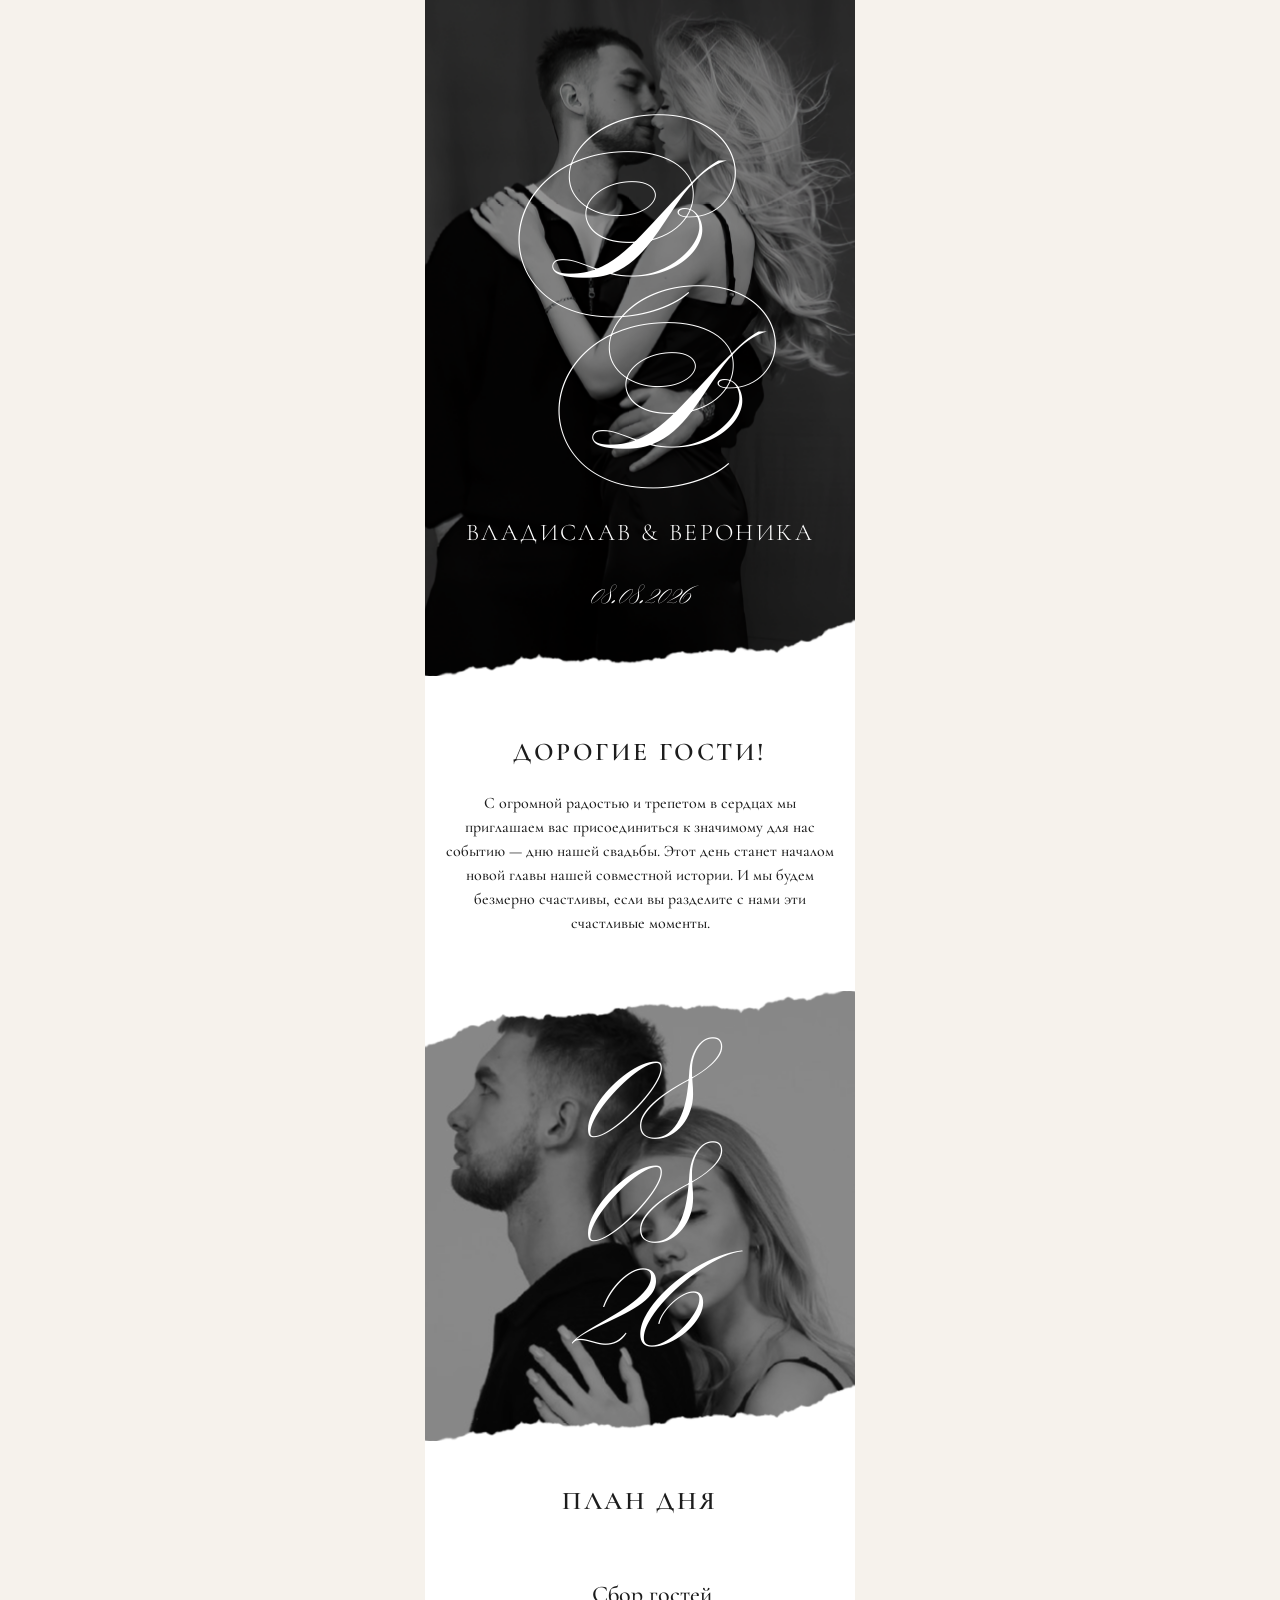
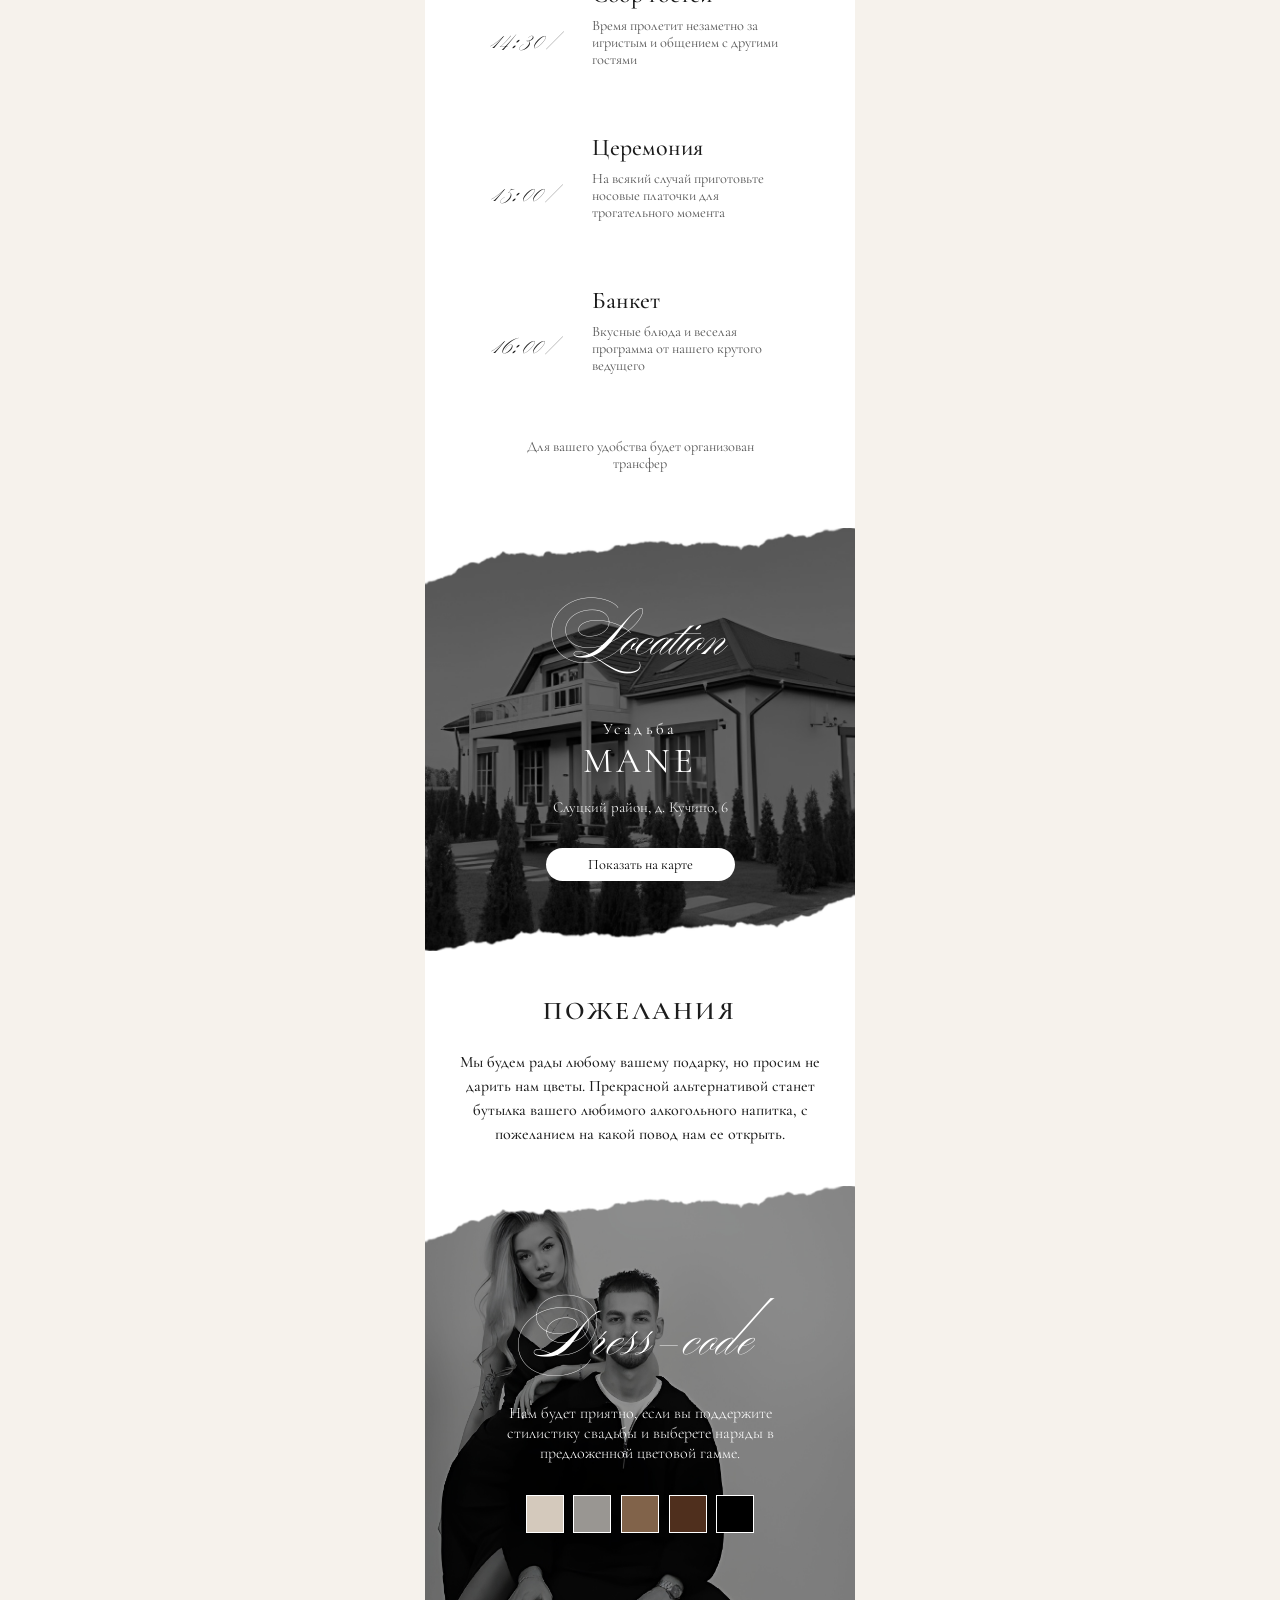
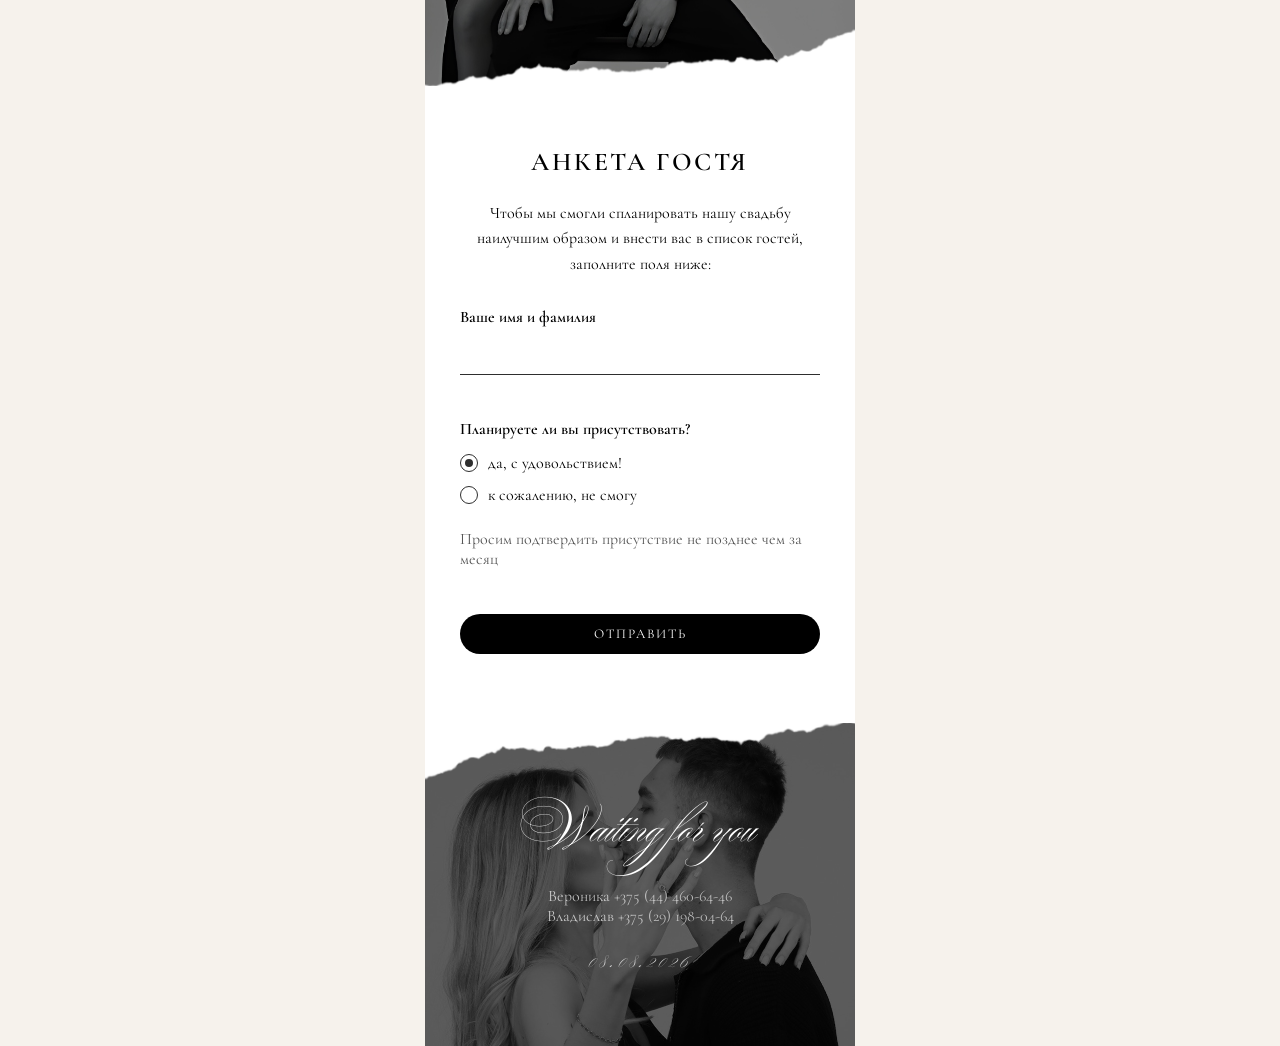
<file: index.html>
<!DOCTYPE html>
<html lang="ru">

<head>
  <meta charset="UTF-8" />
  <meta name="viewport" content="width=device-width, initial-scale=1.0, viewport-fit=cover" />
  <title>Владислав & Вероника — 08.08.2026</title>

  <link rel="preconnect" href="https://fonts.googleapis.com">
  <link rel="preconnect" href="https://fonts.gstatic.com" crossorigin>
  <link
    href="https://fonts.googleapis.com/css2?family=Ballet:opsz@16..72&family=Cormorant+Garamond:ital,wght@0,300..700;1,300..700&family=Engagement&family=Imperial+Script&family=Love+Light&display=swap"
    rel="stylesheet">
  <link rel="stylesheet" href="./CSS/style.css">
</head>

<body>

  <div class="wedding">

    <!-- HERO -->
    <section class="hero parallax">
      <div class="parallax__bg hero__bg"></div>
      <div class="overlay-dark"></div>

      <div class="hero__content">
        <h1 class="hero__symbol">
          <p>
            B
          </p>
          <p class="hero__symbol-second">B</p>
        </h1>
        <h2 class="hero__names">Владислав & Вероника</h2>
        <p class="hero__date">08.08.2026</p>
      </div>
    </section>

    <div class="paper-tear-container">
      <img src="images/paper-texture.png" alt="Разрыв бумаги" class="paper-tear-image">
    </div>

    <!-- ДОРОГИЕ ГОСТИ -->
    <section class="section dear section--light section--center">
      <h2 class="heading">ДОРОГИЕ ГОСТИ!</h2>
      <p class="text">
        С огромной радостью и трепетом в сердцах мы приглашаем вас
        присоединиться к значимому для нас событию — дню нашей свадьбы.
        Этот день станет началом новой главы нашей совместной истории.
        И мы будем безмерно счастливы, если вы разделите с нами
        эти счастливые моменты.
      </p>
    </section>

    <div class="paper-tear-container1">
      <img src="images/paper-texture.png" alt="Разрыв бумаги" class="paper-tear-image1">
    </div>

    <!-- ФОТО С ДАТОЙ -->
    <section class="photo-date parallax">
      <div class="parallax__bg photo-date__bg"></div>
      <div class="overlay-dark"></div>

      <div class="photo-date__date">
        08<br>08<br>26
      </div>
    </section>

    <div class="paper-tear-container">
      <img src="images/paper-texture.png" alt="Разрыв бумаги" class="paper-tear-image">
    </div>


    <section class="section section--cream">
      <h2 class="heading heading_time">ПЛАН ДНЯ</h2>

      <ul class="timeline">
        <li>
          <span class="time">14:30 <span class="palka">/</span> </span>
          <div class="event">
            <h3>Сбор гостей</h3>
            <p>Время пролетит незаметно за игристым и общением с другими гостями</p>
          </div>
        </li>

        <li>
          <span class="time">15:00 <span class="palka">/</span></span>
          <div class="event">
            <h3>Церемония</h3>
            <p>На всякий случай приготовьте носовые платочки для трогательного момента</p>
          </div>
        </li>

        <li>
          <span class="time">16:00 <span class="palka">/</span></span>
          <div class="event">
            <h3>Банкет</h3>
            <p>Вкусные блюда и веселая программа от нашего крутого ведущего</p>
          </div>
        </li>

          <li>
          <div class="event">
            <p class="transfer">Для вашего удобства будет организован трансфер</p>
          </div>
        </li>
      </ul>
    </section>

    <div class="paper-tear-container1">
      <img src="images/paper-texture.png" alt="Разрыв бумаги" class="paper-tear-image1">
    </div>

    <section class="location">
      <div class="location__bg"></div>
      <div class="location__overlay"></div>

      <div class="location__content">
        <h2 class="location__title">Location</h2>

        <p class="location__subtitle">Усадьба</p>
        <p class="location__name">Mane</p>

        <p class="location__address">
          Слуцкий район, д. Кучино, 6
        </p>

        <a href="https://maps.app.goo.gl/swK7j8YhxQPPjLhW7" class="location__btn">Показать на карте</a>
      </div>
    </section>

    <div class="paper-tear-container">
      <img src="images/paper-texture.png" alt="Разрыв бумаги" class="paper-tear-image">
    </div>


    <section class="section section--cream section--center">
      <h2 class="heading">ПОЖЕЛАНИЯ</h2>

      <p class="text">Мы будем рады любому вашему подарку, но просим не дарить нам цветы. Прекрасной альтернативой
        станет бутылка вашего любимого алкогольного напитка, с пожеланием на какой повод нам ее открыть.</p>
    </section>

    <div class="paper-tear-container1">
      <img src="images/paper-texture.png" alt="Разрыв бумаги" class="paper-tear-image1">
    </div>

    <section class="dresscode parallax ">
      <div class="parallax__bg dresscode__bg"></div>
      <div class="overlay-dark"></div>

      <div class="dresscode__content">
        <h2>Dress-code</h2>
        <p class="dresscode_text">
          Нам будет приятно, если вы поддержите стилистику свадьбы
          и выберете наряды в предложенной цветовой гамме.
        </p>

        <div class="colors">
          <span style="background:#d4c9bc"></span>
          <span style="background:#999692"></span>
          <span style="background:#81634a"></span>
          <span style="background:#4f2f1d"></span>
          <span style="background:#000"></span>
        </div>
      </div>
    </section>

    <div class="paper-tear-container">
      <img src="images/paper-texture.png" alt="Разрыв бумаги" class="paper-tear-image">
    </div>

    <section class="section section--light">
      <div class="form-wrapper">
        <h2 class="heading heading_form">АНКЕТА ГОСТЯ</h2>

        <p class="form-description">
          Чтобы мы смогли спланировать нашу свадьбу наилучшим образом
          и внести вас в список гостей, заполните поля ниже:
        </p>

        <form id="wedding-form" class="form">
          <label class="form-label">Ваше имя и фамилия</label>
          <input type="text" class="form-input" name="name" id="name">

          <div class="error" id="name-error"></div>

          <label class="form-label">Планируете ли вы присутствовать?</label>

          <div class="radio-group">
            <label class="radio">
              <input type="radio" name="attendance" value="Да, с удовольствием" checked>
              <span class="custom-radio"></span>
              да, с удовольствием!
            </label>

            <label class="radio">
              <input type="radio" name="attendance" value="К сожалению, не смогу">
              <span class="custom-radio"></span>
              к сожалению, не смогу
            </label>
          </div>

          <p class="form-note">
            Просим подтвердить присутствие не позднее чем за месяц
          </p>

          <button type="submit" class="submit-btn">ОТПРАВИТЬ</button>

          <div id="status" class="status"></div>

        </form>
      </div>
    </section>
    <div class="paper-tear-container1">
      <img src="images/paper-texture.png" alt="Разрыв бумаги" class="paper-tear-image1">
    </div>

    <section class="section  section--center footer_bg">
      <p class="footer-title">Waiting for you</p>
                  <p class="footer-numbers">
        Вероника <a class="footer-href" href="tel:+375444606446">+375 (44) 460-64-46</a><br>
        Владислав <a class="footer-href" href="tel:+375291980464">+375 (29) 198-04-64</a>
      </p>
      <p class="footer-date">08.08.2026</p>

    </section>


  </div>
  <script src="./scripts/form.js"></script>
  <script>
    window.addEventListener('load', function () {
      document.body.classList.add('page-loaded');
    });
  </script>
</body>

</html>
</file>
<file: CSS/style.css>
body {
  margin: 0;
  background: #f6f2ec;
  font-family: 'Cormorant Garamond', serif;
  color: #1c1c1c;
    font-size: 16px;
    opacity: 0;
     transition: opacity 0.3s ease;
}
body.page-loaded {
  opacity: 1;
}

.wedding {
  max-width: 430px;
  margin: 0 auto;
}

.parallax {
  position: relative;
  min-height: 500px;
  overflow: hidden;
}

.parallax__bg {
  position: absolute;
  inset: -50px;
  background-size: cover;
  background-position: center;
  transform: scale(1.1);
  will-change: transform;
}

.hero__bg {
  background-image: url("../images/hero.jpg");
    transform: translateY(0);
    transition: transform 0.1s linear;
}

.photo-date__bg {
  background-image:
    url("../images/photo-date.jpg");
  background-blend-mode: soft-light;
  background-position: 10% 10%;
}

.dresscode__bg {
  background-image:
    url("../images/dresscode.jpg");
    background-position: 70% 15%;
}

.footer_bg{
  background-image:
    url("../images/footer.jpg");
    background-position: 70% 15%;
    color: white;
    background-size: cover;
  text-align: center;
  background-color: rgba(0, 0, 0, 0.6); 
  background-blend-mode: multiply; 

}

.overlay-dark {
  position: absolute;
  inset: 0;
  background: rgba(0,0,0,0.4);
}

/* HERO */
.hero__symbol{
      font-family: "Ballet", cursive;
      font-size: 164px;
      font-weight:lighter;
      display: flex;
      flex-direction: column;
      justify-content: center;
      padding-top: 20px;
      margin-left: -50px;
      margin-bottom: 20px;
      p{
        margin: -70px;
      }
.hero__symbol-second{
  margin-left: 10px;
}
}
.hero__content {
  position: relative;
  z-index: 3;
  text-align: center;
  color: white;
}

.hero__names {
  font-family: "Cormorant Garamond", serif;
  letter-spacing: 0.10em;
  font-size: 1.5rem;
  font-weight: 100;
  text-transform: uppercase;
}

.hero__date {
      font-family: "Ballet", cursive;
  font-size: 2rem;
  margin-top: 0.5rem;
  margin-bottom: 3rem;
}

/* SECTIONS */
.section {
  padding: 4rem 2rem;
}

.paper-tear-container {
  position: relative;
  width: 100%;
  height: 80px; 
  margin-top: -60px; 
  margin-bottom: -40px; 
  z-index: 10;
  pointer-events: none;
}

.paper-tear-image {
  width: 100%;
  height: 100%;
  object-fit: cover;
  object-position: center;
  display: block;
}

.paper-tear-container1 {
  position: relative;
  width: 100%;
  height: 80px; 
  margin-top: -60px;
  margin-bottom: -60px;
  z-index: 10;
  pointer-events: none; 
}

.paper-tear-image1 {
  width: 100%;
  height: 100%;
  object-fit: cover;
  object-position: right;
  display: block;
  transform: rotate(180deg);
}

.section--light { background: white; }
.section--cream { background: #f3ece4; }
.section--dark  { background: #1a1a1a; color: white; }
.section--center { text-align: center; }

.heading {
  font-family: "Cormorant Garamond", serif;
  letter-spacing: 0.10em;
  font-size: 1.6rem;
  margin-bottom: 1.5rem;
  text-transform: uppercase;
  font-weight: 600;
  margin-top: 0;
}

.text {
  margin: 0 auto 1rem;
  line-height: 1.5;
  font-weight: 500;
}

.photo-date{
    min-height: 450px;
}

.photo-date__date {
  margin-top: 3.5rem;
  position: relative;
  z-index: 3;
  color: white;

  font-family: "Ballet", cursive;
  font-size: 13rem;         
  font-weight: 500;

  text-align: center;
  line-height: 0.5;             
  letter-spacing: 0; 

  display: flex;
  flex-direction: column;
  align-items: center;
}


/* Timeline */
.section--cream {
  background: #fff;
  padding: 4rem 2rem;
}

.heading_time {
  text-align: center;
  margin-bottom: 2rem;
}

.timeline {
  list-style: none;
  padding: 0;
  max-width: 300px;
  margin: 0 auto;
}

.timeline li {
  display: flex;
  align-items: flex-start;
  gap: 2rem;
  padding: 2rem 0;
}

.timeline li:nth-of-type(4) {
justify-content: center;
}

.time {
  font-family: "Ballet", cursive;
  font-size: 1.7rem;
  min-width: 70px;
  letter-spacing: 0.1rem;
  margin-top: 2.3rem;
  font-weight: 600;
  text-align: center;
  position: relative;
  white-space: nowrap;

  .palka{
 font-size: 1.2rem;
margin-left: -0.2rem;
    display: inline;
  }
}

.event h3 {
  font-family: 'Cormorant Garamond', serif;
  font-size: 1.5rem;
  font-weight: 500;
  margin: 0 0 0.5rem;
}

.event p {
  font-size: 0.9rem;
  color: #555;
  margin: 0;
  max-width: 260px;
}
/* Place */
.location {
  position: relative;
  max-height: 600px;
  display: flex;
  align-items: center;
  justify-content: center;
  text-align: center;
  color: white;
  overflow: hidden;
}

.transfer{
  text-align: center;
  margin: 0 auto;
}
.location__bg {
  position: absolute;
  inset: 0;
  background: url("../images/place.jpg") center/cover no-repeat;
  z-index: 1;
}

.location__overlay {
  position: absolute;
  inset: 0;
  background: rgba(0, 0, 0, 0.55);
  z-index: 2;
}

.location__content {
  position: relative;
  z-index: 3;
  max-width: 500px;
  padding: 0 20px;
}

.location__title {
      font-family: "Ballet", cursive;
  font-size: 4rem;
  margin-bottom: 1.0rem;
  font-weight: 400;
}

.location__subtitle {
  font-family: "Cormorant Garamond", serif;
  font-size: 1rem;
  letter-spacing: 0.2em;
  margin: 0;
}

.location__name {
  font-family: "Cormorant Garamond", serif;
  font-size: 2.2rem;
  letter-spacing: 0.1em;
  margin: 0 0 1.0rem;
  text-transform: uppercase;
}

.location__address {
  font-size: 0.95rem;
  opacity: 0.9;
  margin-bottom: 2rem;
  margin-top: 0.1rem;
}

.location__btn {
  display: inline-block;
  padding: 8px 42px;
  background: white;
  color: black;
  border-radius: 30px;
  text-decoration: none;
  font-size: 0.9rem;
  margin-bottom: 70px;
}

/* Dresscode */
.dresscode__content {
  position: relative;
  z-index: 3;
  color: white;
  text-align: center;
  padding: 3rem 1rem 0;

}

.dresscode__content h2 {
      font-family: "Ballet", cursive;
  font-size: 4rem;
  letter-spacing: 0.1rem;
  font-weight: 400;
  margin: 0;
  margin-top: 3rem;
}
.dresscode_text{
  margin-top: 0;
  font-weight: 300;
  max-width: 70%;
  margin: 0 auto;
}

.colors {
  display: flex;
  justify-content: center;
  gap: 0.6rem;
  margin-top: 2rem;
}

.colors span {
  width: 36px;
  height: 36px;
  border: 1px solid white;
}

/* FORM */
.section--light {
  background: #fff;
  padding: 80px 20px;
}

.form-wrapper {
  max-width: 360px;
  margin: 0 auto;
  text-align: left;
  color: #000;
  font-size: 16px;

}

.heading_form {
text-align: center;
}

.form-description {
  font-size: 16px;
  line-height: 1.6;
  margin-bottom: 30px;
  text-align: center;
}

.form {
  display: flex;
  flex-direction: column;
  gap: 14px;
}

.form-label {
  font-weight: 600;
}

.form-input {
  border: none;
  border-bottom: 1px solid #2e2e2e;
  background: transparent;
  padding: 8px 0;
  font-size: 14px;
  font-family: inherit;
  outline: none;
}

/* RADIO */

.radio-group {
  display: flex;
  flex-direction: column;
  gap: 12px;
}

.radio {
  display: flex;
  align-items: center;
  gap: 10px;
  cursor: pointer;
}

.radio input {
  display: none;
}

.custom-radio {
  width: 16px;
  height: 16px;
  border: 1px solid #2e2e2e;
  border-radius: 50%;
  position: relative;
}

.radio input:checked + .custom-radio::after {
  content: "";
  width: 8px;
  height: 8px;
  background: #2e2e2e;
  border-radius: 50%;
  position: absolute;
  top: 50%;
  left: 50%;
  transform: translate(-50%, -50%);
}

/* NOTE */

.form-note {
  margin-top: 10px;
  font-size: 16px;
  color: #555;
}

.submit-btn {
  margin-top: 15px;
  padding: 12px;
  background: #000;
  color: white;
  border: none;
  border-radius: 30px;
  letter-spacing: 0.15em;
  cursor: pointer;
  font-family: inherit;
  transition: 0.3s;
}

.submit-btn:hover {
  opacity: 0.8;
}

.error {
  color: #c40000;
  font-size: 12px;
  min-height: 16px;
}

.status {
  margin-top: 15px;
  font-size: 14px;
}

/* Footer */
.footer-title {
  font-family: "Ballet", cursive;
  font-size: 3rem;
  margin: 0;        
}
.footer-numbers{
margin: 0;
opacity: 0.7;
    margin-bottom: 0.5rem;
     margin-top: 0.5rem;

}
.footer-href{
        text-decoration: none;
        color: white;
          opacity: 0.9;

}
.footer-date {
  opacity: 0.8;
  letter-spacing: 0.2em;
  font-size: 1.2rem;
    font-family: "Ballet", cursive;
    margin-bottom: 0;
}
</file>
